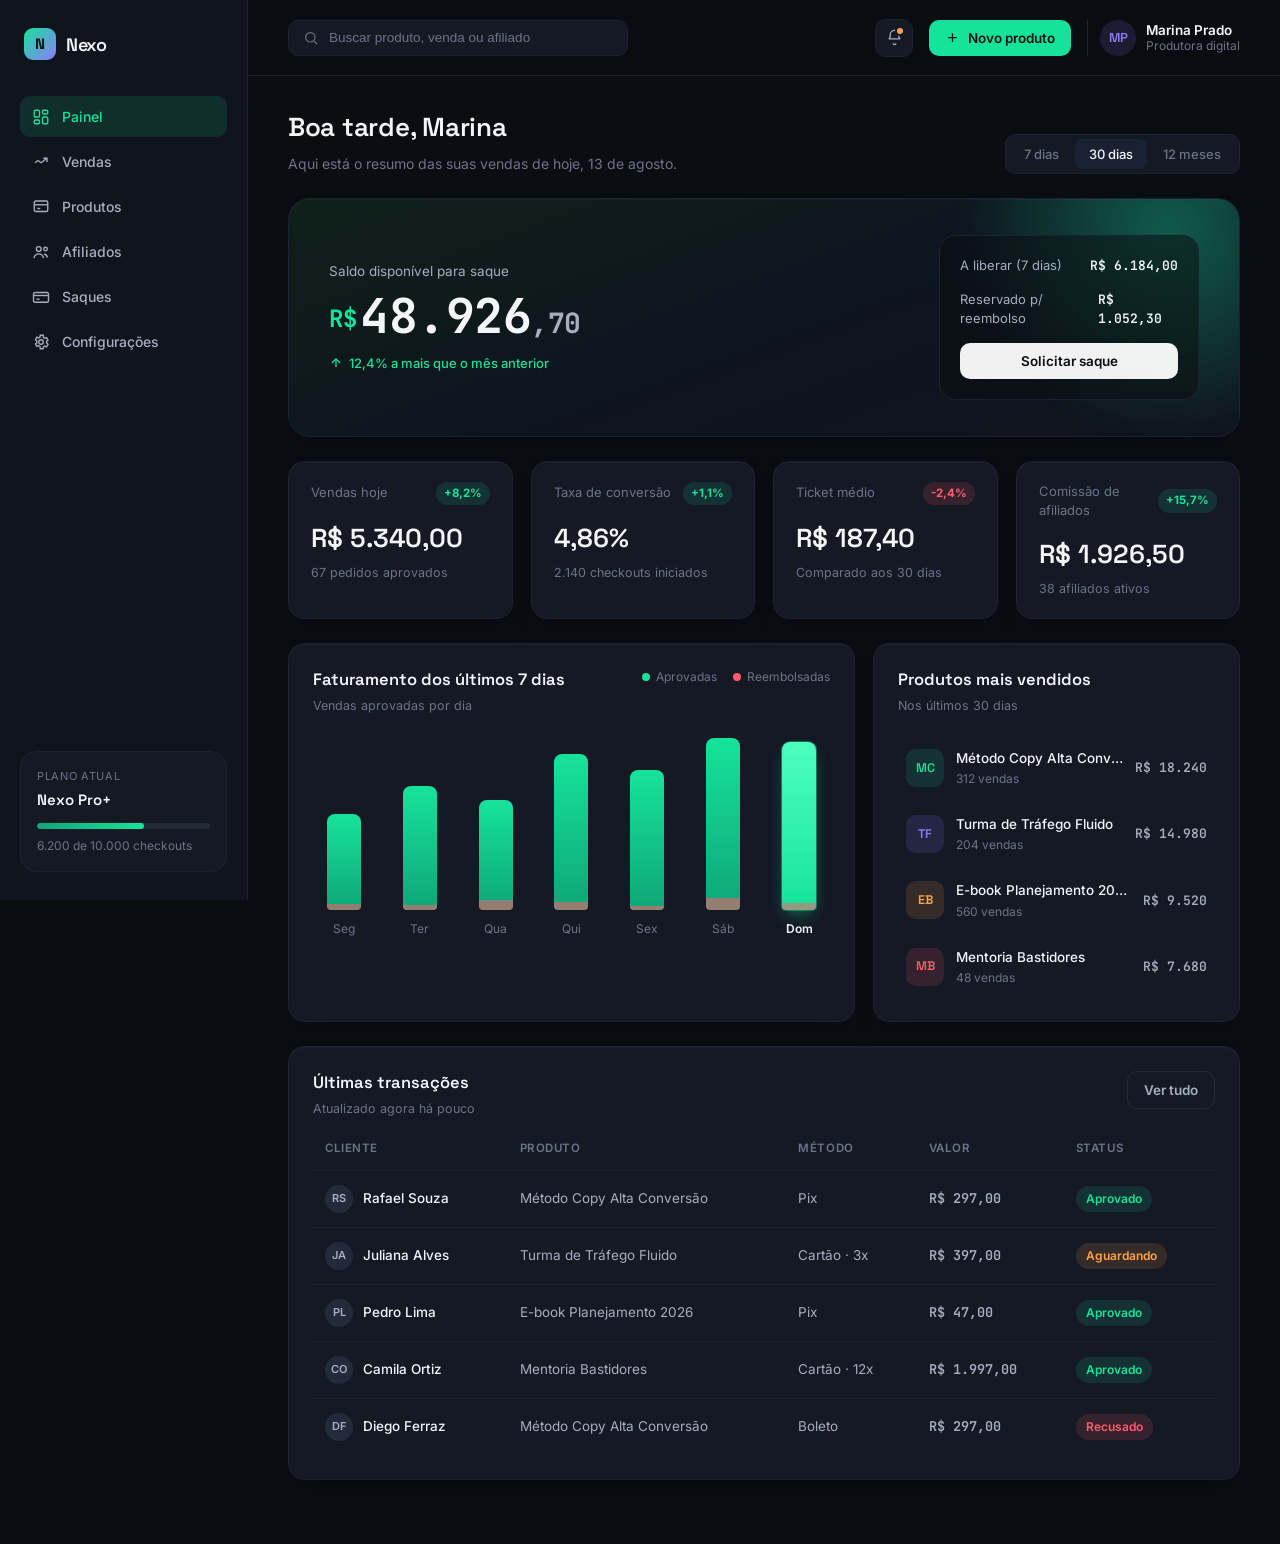
<file: modulo_04/index.html>
<!DOCTYPE html>
<html lang="pt-BR">
<head>
  <meta charset="UTF-8" />
  <meta name="viewport" content="width=device-width, initial-scale=1.0" />
  <title>Painel · Nexo</title>


  <!-- Fontes: Space Grotesk (display/números), Inter (texto), JetBrains Mono (valores/dados) -->
  <link rel="preconnect" href="https://fonts.googleapis.com" />
  <link rel="preconnect" href="https://fonts.gstatic.com" crossorigin />
  <link
    href="https://fonts.googleapis.com/css2?family=Space+Grotesk:wght@500;600;700&family=Inter:wght@400;500;600&family=JetBrains+Mono:wght@400;500;700&display=swap"
    rel="stylesheet"
  />

  <link rel="stylesheet" href="CSS/style.css" />
  <script rel="script" href="script.9/script.js"></script>
</head>
<body>

  <div class="app">

    <!-- ======================= SIDEBAR ======================= -->
    <aside class="sidebar">
      <div class="sidebar__brand">
        <span class="sidebar__logo-mark">N</span>
        <span class="sidebar__logo-text">Nexo</span>
      </div>

      <nav class="sidebar__nav">
        <a href="#" class="sidebar__link sidebar__link--active">
          <svg viewBox="0 0 24 24" fill="none" stroke="currentColor" stroke-width="1.8"><rect x="3" y="3" width="7" height="9" rx="1.5"/><rect x="14" y="3" width="7" height="5" rx="1.5"/><rect x="14" y="12" width="7" height="9" rx="1.5"/><rect x="3" y="16" width="7" height="5" rx="1.5"/></svg>
          <span>Painel</span>
        </a>
        <a href="#" class="sidebar__link">
          <svg viewBox="0 0 24 24" fill="none" stroke="currentColor" stroke-width="1.8"><path d="M20 7 12 13 8 10 4 13"/><path d="M15 7h5v5"/></svg>
          <span>Vendas</span>
        </a>
        <a href="#" class="sidebar__link">
          <svg viewBox="0 0 24 24" fill="none" stroke="currentColor" stroke-width="1.8"><rect x="3" y="4" width="18" height="14" rx="2"/><path d="M3 9h18"/><path d="M7 14h4"/></svg>
          <span>Produtos</span>
        </a>
        <a href="#" class="sidebar__link">
          <svg viewBox="0 0 24 24" fill="none" stroke="currentColor" stroke-width="1.8"><circle cx="9" cy="8" r="3.2"/><path d="M2.5 20c1-3.5 3.5-5.5 6.5-5.5s5.5 2 6.5 5.5"/><circle cx="18" cy="8" r="2.4"/><path d="M16.3 14.7c2.2.4 3.7 2.1 4.4 4.6"/></svg>
          <span>Afiliados</span>
        </a>
        <a href="#" class="sidebar__link">
          <svg viewBox="0 0 24 24" fill="none" stroke="currentColor" stroke-width="1.8"><rect x="2" y="6" width="20" height="13" rx="2"/><path d="M2 10h20"/><path d="M6 15h4"/></svg>
          <span>Saques</span>
        </a>
        <a href="#" class="sidebar__link">
          <svg viewBox="0 0 24 24" fill="none" stroke="currentColor" stroke-width="1.8"><circle cx="12" cy="12" r="3"/><path d="M19.4 13a7.6 7.6 0 0 0 0-2l2-1.5-2-3.4-2.4 1a7.7 7.7 0 0 0-1.7-1L15 3h-4l-.3 2.6a7.7 7.7 0 0 0-1.7 1l-2.4-1-2 3.4L6.6 11a7.6 7.6 0 0 0 0 2l-2 1.5 2 3.4 2.4-1a7.7 7.7 0 0 0 1.7 1L11 21h4l.3-2.6a7.7 7.7 0 0 0 1.7-1l2.4 1 2-3.4z"/></svg>
          <span>Configurações</span>
        </a>
      </nav>

      <div class="sidebar__plan">
        <p class="sidebar__plan-label">Plano atual</p>
        <p class="sidebar__plan-name">Nexo Pro+</p>
        <div class="sidebar__plan-bar"><span style="width: 62%;"></span></div>
        <p class="sidebar__plan-meta">6.200 de 10.000 checkouts</p>
      </div>
    </aside>

    <!-- ======================= CONTEÚDO ======================= -->
    <div class="main">

      <!-- Barra superior -->
      <header class="topbar">
        <div class="topbar__search">
          <svg viewBox="0 0 24 24" fill="none" stroke="currentColor" stroke-width="1.8"><circle cx="11" cy="11" r="7"/><path d="m21 21-4.3-4.3"/></svg>
          <input type="text" placeholder="Buscar produto, venda ou afiliado" />
        </div>

        <div class="topbar__actions">
          <button class="icon-btn" aria-label="Notificações">
            <svg viewBox="0 0 24 24" fill="none" stroke="currentColor" stroke-width="1.8"><path d="M6 8a6 6 0 0 1 12 0c0 5 2 6 2 6H4s2-1 2-6Z"/><path d="M10 20a2 2 0 0 0 4 0"/></svg>
            <span class="icon-btn__dot"></span>
          </button>

          <button class="btn btn--primary">
            <svg viewBox="0 0 24 24" fill="none" stroke="currentColor" stroke-width="2"><path d="M12 5v14M5 12h14"/></svg>
            Novo produto
          </button>

          <div class="topbar__user">
            <div class="topbar__avatar">MP</div>
            <div class="topbar__user-info">
              <span class="topbar__user-name">Marina Prado</span>
              <span class="topbar__user-role">Produtora digital</span>
            </div>
          </div>
        </div>
      </header>

      <!-- Conteúdo do painel -->
      <main class="content">

        <div class="content__heading">
          <div>
            <h1>Boa tarde, Marina</h1>
            <p>Aqui está o resumo das suas vendas de hoje, 13 de agosto.</p>
          </div>
          <div class="period-switch">
            <button class="period-switch__btn">7 dias</button>
            <button class="period-switch__btn period-switch__btn--active">30 dias</button>
            <button class="period-switch__btn">12 meses</button>
          </div>
        </div>

        <!-- ============= HERO: Saldo disponível ============= -->
        <section class="balance-card">
          <div class="balance-card__glow"></div>

          <div class="balance-card__main">
            <p class="balance-card__label">Saldo disponível para saque</p>
            <p class="balance-card__value">
              <span class="balance-card__currency">R$</span>48.926<span class="balance-card__cents">,70</span>
            </p>
            <p class="balance-card__change">
              <svg viewBox="0 0 24 24" fill="none" stroke="currentColor" stroke-width="2.2"><path d="M5 12 12 5l7 7"/><path d="M12 5v14"/></svg>
              12,4% a mais que o mês anterior
            </p>
          </div>

          <div class="balance-card__side">
            <div class="balance-card__row">
              <span>A liberar (7 dias)</span>
              <strong>R$ 6.184,00</strong>
            </div>
            <div class="balance-card__row">
              <span>Reservado p/ reembolso</span>
              <strong>R$ 1.052,30</strong>
            </div>
            <button class="btn btn--light">Solicitar saque</button>
          </div>
        </section>

        <!-- ============= CARDS DE MÉTRICAS ============= -->
        <section class="stats-grid">
          <article class="stat-card">
            <div class="stat-card__top">
              <span class="stat-card__label">Vendas hoje</span>
              <span class="stat-card__badge stat-card__badge--up">+8,2%</span>
            </div>
            <p class="stat-card__value">R$ 5.340,00</p>
            <p class="stat-card__foot">67 pedidos aprovados</p>
          </article>

          <article class="stat-card">
            <div class="stat-card__top">
              <span class="stat-card__label">Taxa de conversão</span>
              <span class="stat-card__badge stat-card__badge--up">+1,1%</span>
            </div>
            <p class="stat-card__value">4,86%</p>
            <p class="stat-card__foot">2.140 checkouts iniciados</p>
          </article>

          <article class="stat-card">
            <div class="stat-card__top">
              <span class="stat-card__label">Ticket médio</span>
              <span class="stat-card__badge stat-card__badge--down">-2,4%</span>
            </div>
            <p class="stat-card__value">R$ 187,40</p>
            <p class="stat-card__foot">Comparado aos 30 dias</p>
          </article>

          <article class="stat-card">
            <div class="stat-card__top">
              <span class="stat-card__label">Comissão de afiliados</span>
              <span class="stat-card__badge stat-card__badge--up">+15,7%</span>
            </div>
            <p class="stat-card__value">R$ 1.926,50</p>
            <p class="stat-card__foot">38 afiliados ativos</p>
          </article>
        </section>

        <!-- ============= GRÁFICO + TOP PRODUTOS ============= -->
        <section class="split-grid">

          <article class="panel chart-panel">
            <div class="panel__header">
              <div>
                <h2>Faturamento dos últimos 7 dias</h2>
                <p class="panel__subtitle">Vendas aprovadas por dia</p>
              </div>
              <div class="chart-legend">
                <span><i class="chart-legend__dot chart-legend__dot--primary"></i>Aprovadas</span>
                <span><i class="chart-legend__dot chart-legend__dot--muted"></i>Reembolsadas</span>
              </div>
            </div>

            <div class="bar-chart">
              <div class="bar-chart__col">
                <div class="bar-chart__bar" style="--h: 48%;"><span class="bar-chart__refund" style="--h: 6%;"></span></div>
                <span class="bar-chart__label">Seg</span>
              </div>
              <div class="bar-chart__col">
                <div class="bar-chart__bar" style="--h: 62%;"><span class="bar-chart__refund" style="--h: 4%;"></span></div>
                <span class="bar-chart__label">Ter</span>
              </div>
              <div class="bar-chart__col">
                <div class="bar-chart__bar" style="--h: 55%;"><span class="bar-chart__refund" style="--h: 9%;"></span></div>
                <span class="bar-chart__label">Qua</span>
              </div>
              <div class="bar-chart__col">
                <div class="bar-chart__bar" style="--h: 78%;"><span class="bar-chart__refund" style="--h: 5%;"></span></div>
                <span class="bar-chart__label">Qui</span>
              </div>
              <div class="bar-chart__col">
                <div class="bar-chart__bar" style="--h: 70%;"><span class="bar-chart__refund" style="--h: 3%;"></span></div>
                <span class="bar-chart__label">Sex</span>
              </div>
              <div class="bar-chart__col">
                <div class="bar-chart__bar" style="--h: 92%;"><span class="bar-chart__refund" style="--h: 7%;"></span></div>
                <span class="bar-chart__label">Sáb</span>
              </div>
              <div class="bar-chart__col bar-chart__col--active">
                <div class="bar-chart__bar" style="--h: 84%;"><span class="bar-chart__refund" style="--h: 4%;"></span></div>
                <span class="bar-chart__label">Dom</span>
              </div>
            </div>
          </article>

          <article class="panel">
            <div class="panel__header">
              <div>
                <h2>Produtos mais vendidos</h2>
                <p class="panel__subtitle">Nos últimos 30 dias</p>
              </div>
            </div>

            <ul class="product-list">
              <li class="product-list__item">
                <div class="product-list__thumb product-list__thumb--a">MC</div>
                <div class="product-list__info">
                  <span class="product-list__name">Método Copy Alta Conversão</span>
                  <span class="product-list__meta">312 vendas</span>
                </div>
                <span class="product-list__value">R$ 18.240</span>
              </li>
              <li class="product-list__item">
                <div class="product-list__thumb product-list__thumb--b">TF</div>
                <div class="product-list__info">
                  <span class="product-list__name">Turma de Tráfego Fluido</span>
                  <span class="product-list__meta">204 vendas</span>
                </div>
                <span class="product-list__value">R$ 14.980</span>
              </li>
              <li class="product-list__item">
                <div class="product-list__thumb product-list__thumb--c">EB</div>
                <div class="product-list__info">
                  <span class="product-list__name">E-book Planejamento 2026</span>
                  <span class="product-list__meta">560 vendas</span>
                </div>
                <span class="product-list__value">R$ 9.520</span>
              </li>
              <li class="product-list__item">
                <div class="product-list__thumb product-list__thumb--d">MB</div>
                <div class="product-list__info">
                  <span class="product-list__name">Mentoria Bastidores</span>
                  <span class="product-list__meta">48 vendas</span>
                </div>
                <span class="product-list__value">R$ 7.680</span>
              </li>
            </ul>
          </article>

        </section>

        <!-- ============= TRANSAÇÕES RECENTES ============= -->
        <section class="panel">
          <div class="panel__header">
            <div>
              <h2>Últimas transações</h2>
              <p class="panel__subtitle">Atualizado agora há pouco</p>
            </div>
            <button class="btn btn--ghost">Ver tudo</button>
          </div>

          <div class="table-wrap">
            <table class="table">
              <thead>
                <tr>
                  <th>Cliente</th>
                  <th>Produto</th>
                  <th>Método</th>
                  <th>Valor</th>
                  <th>Status</th>
                </tr>
              </thead>
              <tbody>
                <tr>
                  <td>
                    <div class="table__client">
                      <span class="table__avatar">RS</span>
                      Rafael Souza
                    </div>
                  </td>
                  <td>Método Copy Alta Conversão</td>
                  <td>Pix</td>
                  <td class="table__value">R$ 297,00</td>
                  <td><span class="tag tag--success">Aprovado</span></td>
                </tr>
                <tr>
                  <td>
                    <div class="table__client">
                      <span class="table__avatar">JA</span>
                      Juliana Alves
                    </div>
                  </td>
                  <td>Turma de Tráfego Fluido</td>
                  <td>Cartão · 3x</td>
                  <td class="table__value">R$ 397,00</td>
                  <td><span class="tag tag--pending">Aguardando</span></td>
                </tr>
                <tr>
                  <td>
                    <div class="table__client">
                      <span class="table__avatar">PL</span>
                      Pedro Lima
                    </div>
                  </td>
                  <td>E-book Planejamento 2026</td>
                  <td>Pix</td>
                  <td class="table__value">R$ 47,00</td>
                  <td><span class="tag tag--success">Aprovado</span></td>
                </tr>
                <tr>
                  <td>
                    <div class="table__client">
                      <span class="table__avatar">CO</span>
                      Camila Ortiz
                    </div>
                  </td>
                  <td>Mentoria Bastidores</td>
                  <td>Cartão · 12x</td>
                  <td class="table__value">R$ 1.997,00</td>
                  <td><span class="tag tag--success">Aprovado</span></td>
                </tr>
                <tr>
                  <td>
                    <div class="table__client">
                      <span class="table__avatar">DF</span>
                      Diego Ferraz
                    </div>
                  </td>
                  <td>Método Copy Alta Conversão</td>
                  <td>Boleto</td>
                  <td class="table__value">R$ 297,00</td>
                  <td><span class="tag tag--refused">Recusado</span></td>
                </tr>
              </tbody>
            </table>
          </div>
        </section>

      </main>
    </div>
  </div>

</body>
</html>
</file>
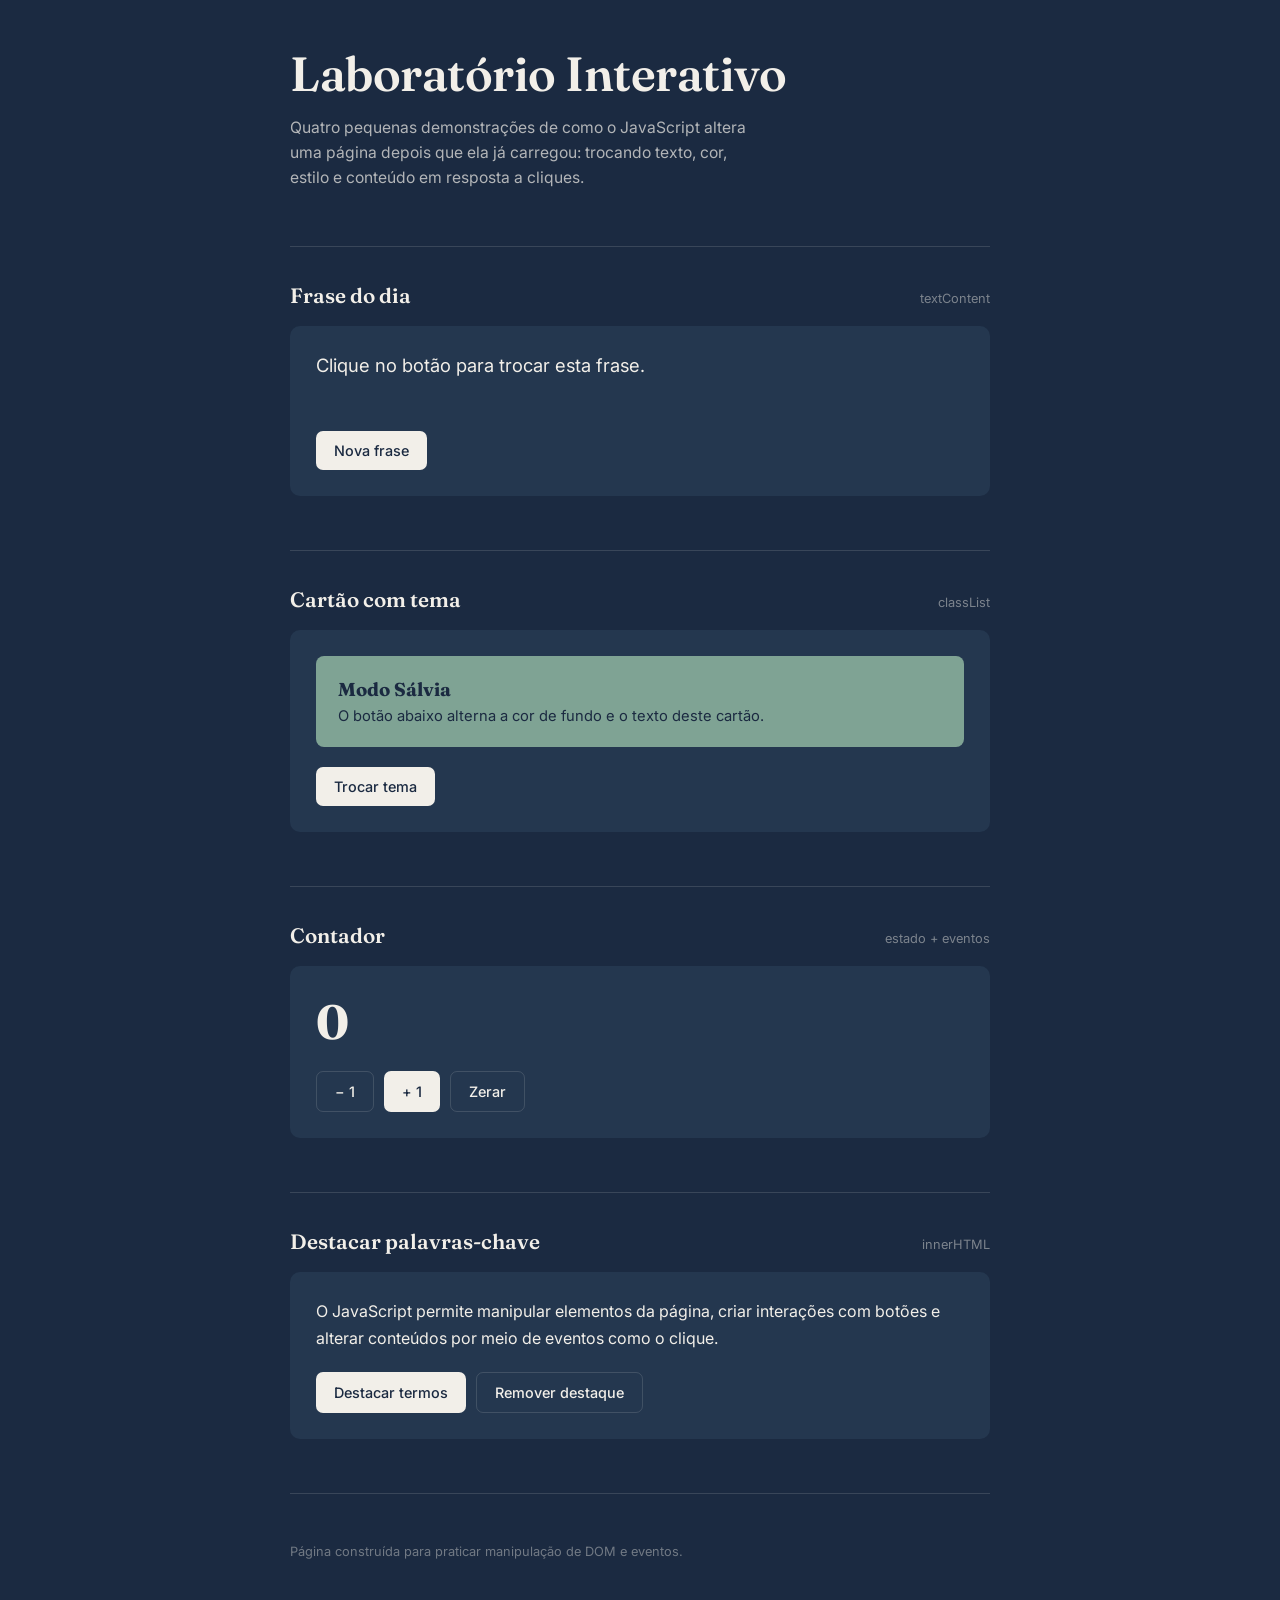
<file: modulo_05/index.html>
<!DOCTYPE html>
<html lang="pt-BR">
<head>
<meta charset="UTF-8">
<meta name="viewport" content="width=device-width, initial-scale=1, viewport-fit=cover">
<title>Laboratório Interativo</title>
<link rel="preconnect" href="https://fonts.googleapis.com">
<link rel="preconnect" href="https://fonts.gstatic.com" crossorigin>
<link href="https://fonts.googleapis.com/css2?family=Fraunces:opsz,wght@9..144,400;9..144,600;9..144,700&family=Inter:wght@400;500;600&display=swap" rel="stylesheet">
<link rel="stylesheet" href="css/style.css">
</head>
<body>
  <div class="wrap">

    <header>
      <h1>Laboratório Interativo</h1>
      <p>Quatro pequenas demonstrações de como o JavaScript altera uma página depois que ela já carregou: trocando texto, cor, estilo e conteúdo em resposta a cliques.</p>
    </header>

    <!-- DEMO 1: troca de conteúdo de texto -->
    <section class="demo">
      <div class="demo-head">
        <h2>Frase do dia</h2>
        <span>textContent</span>
      </div>
      <div class="stage">
        <p id="frase">Clique no botão para trocar esta frase.</p>
        <div class="btn-row">
          <button id="btn-frase">Nova frase</button>
        </div>
      </div>
    </section>

    <!-- DEMO 2: alteração de cor / estilo via classe -->
    <section class="demo">
      <div class="demo-head">
        <h2>Cartão com tema</h2>
        <span>classList</span>
      </div>
      <div class="stage">
        <div id="cartao">
          <h3>Modo Sálvia</h3>
          <p>O botão abaixo alterna a cor de fundo e o texto deste cartão.</p>
        </div>
        <div class="btn-row">
          <button id="btn-tema">Trocar tema</button>
        </div>
      </div>
    </section>

    <!-- DEMO 3: contador com incremento/decremento -->
    <section class="demo">
      <div class="demo-head">
        <h2>Contador</h2>
        <span>estado + eventos</span>
      </div>
      <div class="stage">
        <div class="contador-display">
          <span id="numero">0</span>
        </div>
        <div class="btn-row">
          <button id="btn-menos" class="secondary">− 1</button>
          <button id="btn-mais">+ 1</button>
          <button id="btn-zerar" class="secondary">Zerar</button>
        </div>
      </div>
    </section>

    <!-- DEMO 4: destaque de palavras em um parágrafo -->
    <section class="demo">
      <div class="demo-head">
        <h2>Destacar palavras-chave</h2>
        <span>innerHTML</span>
      </div>
      <div class="stage">
        <p id="paragrafo-destaque">O JavaScript permite manipular elementos da página, criar interações com botões e alterar conteúdos por meio de eventos como o clique.</p>
        <div class="btn-row">
          <button id="btn-destacar">Destacar termos</button>
          <button id="btn-limpar" class="secondary">Remover destaque</button>
        </div>
      </div>
    </section>

    <footer>Página construída para praticar manipulação de DOM e eventos.</footer>
  </div>

  <script src="script/script.js"></script>
</body>
</html>
</file>
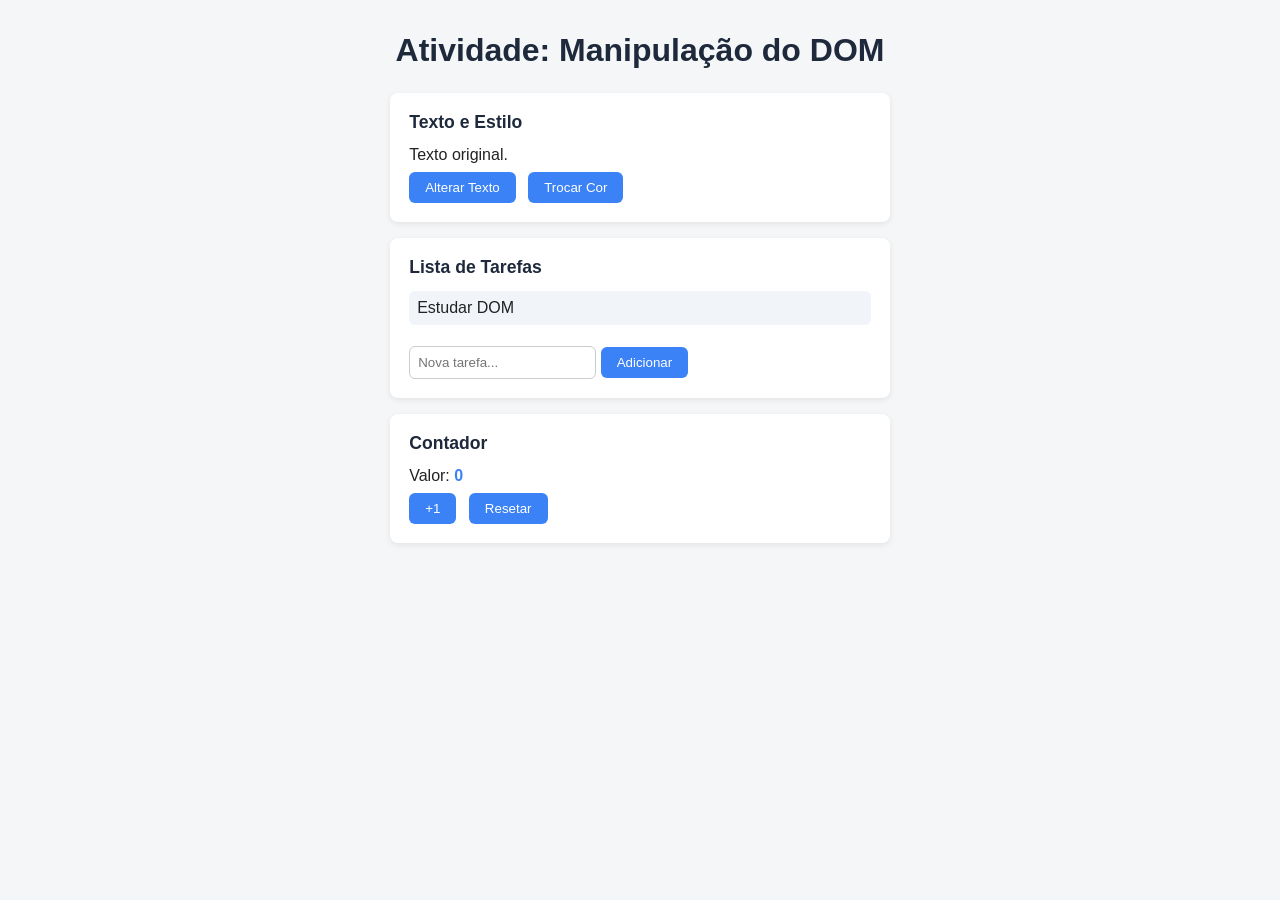
<file: modulo_06/index.html>
<!DOCTYPE html>
<html lang="pt-br">
<head>
  <meta charset="UTF-8">
  <meta name="viewport" content="width=device-width, initial-scale=1.0">
  <title>Atividade DOM</title>
  <link rel="stylesheet" href="css/style.css">
</head>
<body>

  <h1>Atividade: Manipulação do DOM</h1>

  <section class="card">
    <h2>Texto e Estilo</h2>
    <p id="texto-alvo">Texto original.</p>
    <button id="btn-texto">Alterar Texto</button>
    <button id="btn-cor">Trocar Cor</button>
  </section>

  <section class="card">
    <h2>Lista de Tarefas</h2>
    <ul id="lista-tarefas">
      <li>Estudar DOM</li>
    </ul>
    <input type="text" id="input-tarefa" placeholder="Nova tarefa...">
    <button id="btn-adicionar">Adicionar</button>
  </section>

  <section class="card">
    <h2>Contador</h2>
    <p>Valor: <span id="contador">0</span></p>
    <button id="btn-incrementar">+1</button>
    <button id="btn-resetar">Resetar</button>
  </section>

  <script src="script/script.js"></script>
</body>
</html>
</file>
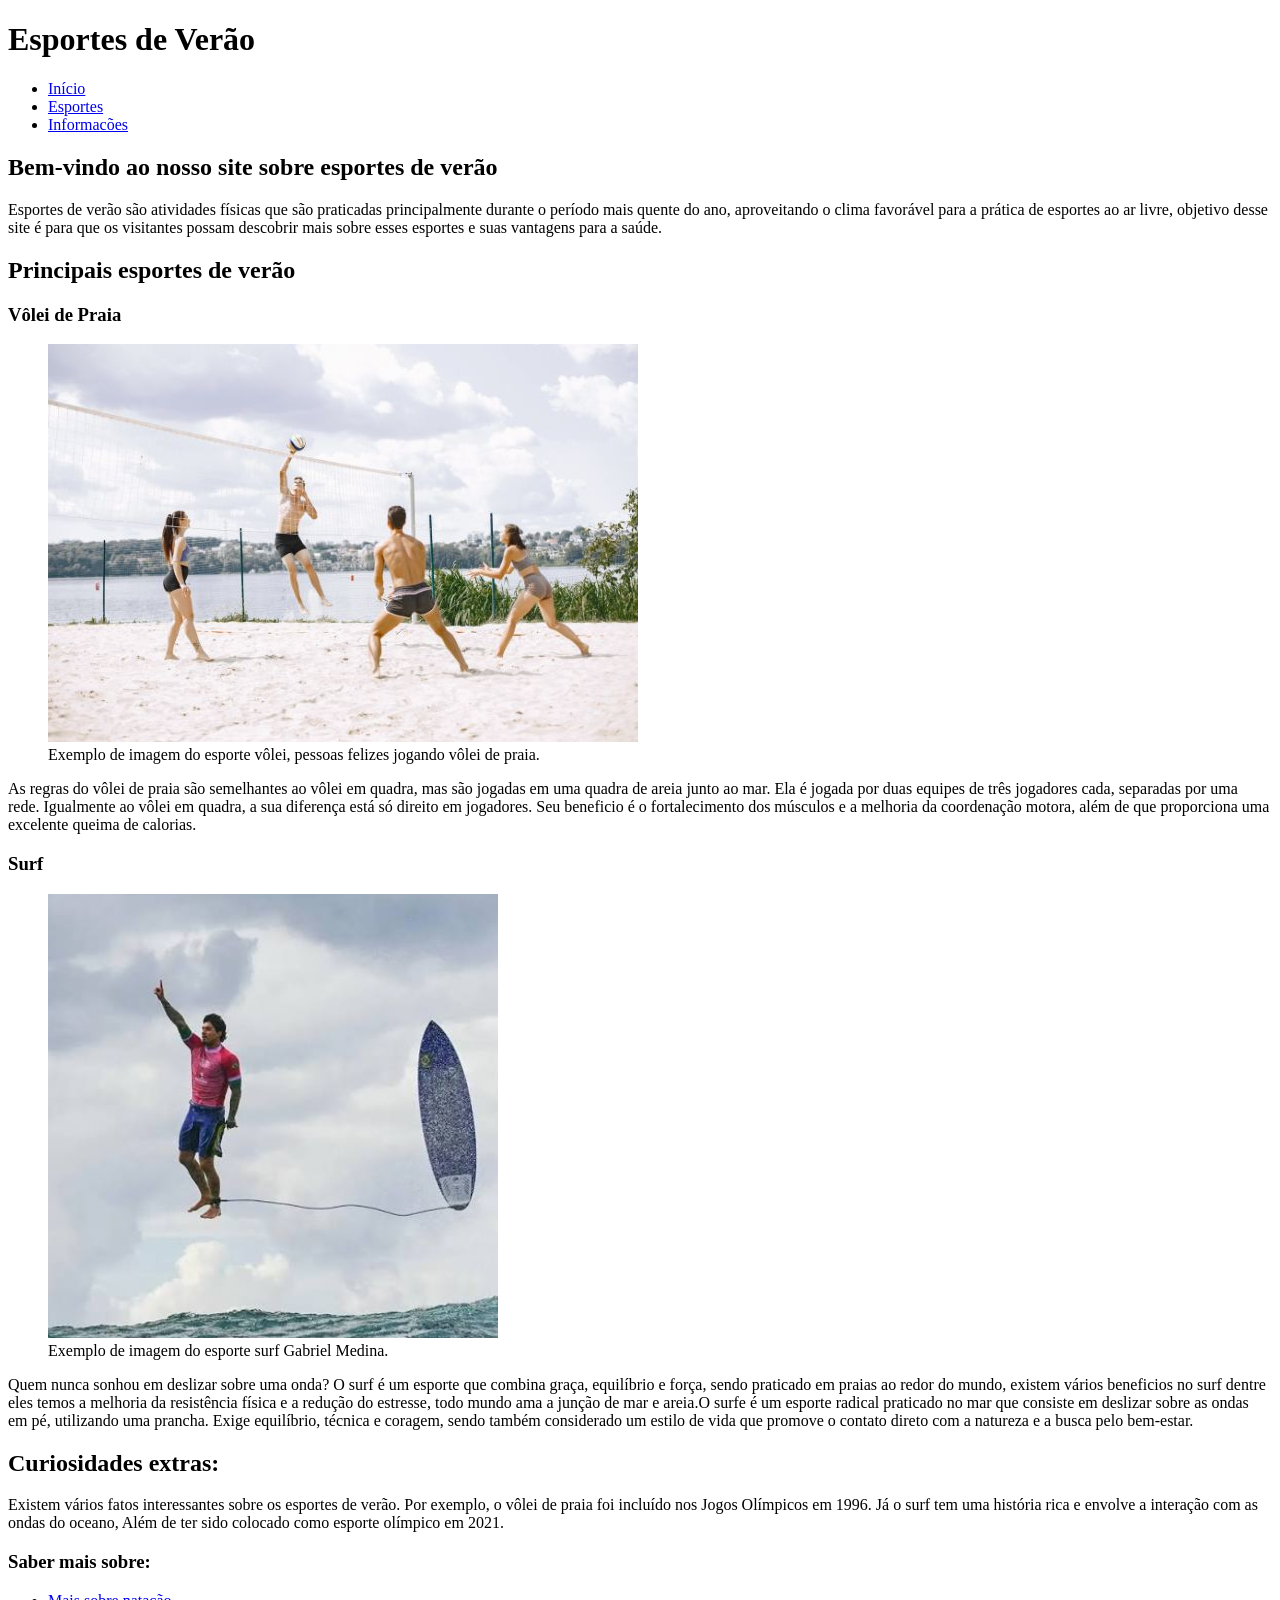
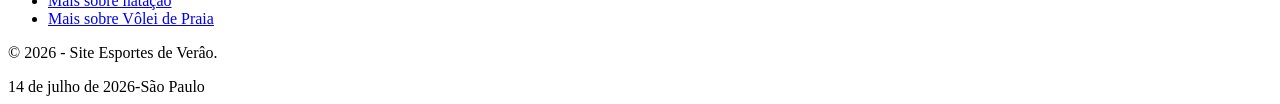
<file: modulo_02/atividade.html>
<!DOCTYPE html>
<html lang="pt-BR">
<head>
    <meta charset="UTF-8">
    <meta name="viewport" content="width=device-width, initial-scale=1.0">
    <title>Atividade do modulo2</title>
</head>
<body>
    <!-- Cabeçalho: logo, título e menu de navegação -->
    <header>
        <h1>Esportes de Verão</h1>
        <nav aria-label="Navegação principal">
            <ul>
                <li><a href="#home">Início</a></li>
                <li><a href="#esportes">Esportes</a></li>
                <li><a href="#informacoes">Informacões</a></li>
            </ul>
        </nav>
    </header>

    <!-- Conteúdo principal da página -->
    <main>
        <!-- Seção de abertura: introdução do site -->
        <section id="home">
            <h2>Bem-vindo ao nosso site sobre esportes de verão</h2>
            <p>Esportes de verão são atividades físicas que são praticadas principalmente durante o período mais quente do ano, aproveitando o clima favorável para a prática de esportes ao ar livre, objetivo desse site é para que os visitantes possam descobrir mais sobre esses esportes e suas vantagens para a saúde.</p>
        </section>

        <!-- Seção com os esportes principais -->
        <section id="esportes">
            <h2>Principais esportes de verão</h2>

            <article>
                <h3>Vôlei de Praia</h3>
                <figure>
                    <img src="img/img1.PNG" alt="Jogadores de vôlei de praia">
                    <figcaption>Exemplo de imagem do esporte vôlei, pessoas felizes jogando vôlei de praia.</figcaption>
                </figure>
                <p>As regras do vôlei de praia são semelhantes ao vôlei em quadra, mas são jogadas em uma quadra de areia junto ao mar. Ela é jogada por duas equipes de três jogadores cada, separadas por uma rede. Igualmente ao vôlei em quadra, a sua diferença está só direito em jogadores. Seu beneficio é o fortalecimento dos músculos e a melhoria da coordenação motora, além de que proporciona uma excelente queima de calorias.</p>
            </article>

            <article>
                <h3>Surf</h3>
                <figure>
                    <img src="img/img2.PNG" alt="Surfista em uma onda">
                    <figcaption>Exemplo de imagem do esporte surf Gabriel Medina.</figcaption>
                </figure>
                <p>Quem nunca sonhou em deslizar sobre uma onda? O surf é um esporte que combina graça, equilíbrio e força, sendo praticado em praias ao redor do mundo, existem vários beneficios no surf dentre eles temos a melhoria da resistência física e a redução do estresse, todo mundo ama a junção de mar e areia.O surfe é um esporte radical praticado no mar que consiste em deslizar sobre as ondas em pé, utilizando uma prancha. Exige equilíbrio, técnica e coragem, sendo também considerado um estilo de vida que promove o contato direto com a natureza e a busca pelo bem-estar.</p>
            </article>
        </section>

        <!-- Seção extra com informações adicionais -->
        <section id="informacoes">
            <h2>Curiosidades extras:</h2>
            <p>Existem vários fatos interessantes sobre os esportes de verão. Por exemplo, o vôlei de praia foi incluído nos Jogos Olímpicos em 1996. Já o surf tem uma história rica e envolve a interação com as ondas do oceano, Além de ter sido colocado como esporte olímpico em 2021.</p>
        </section>

        <!-- Barra lateral com links rápidos -->
        <aside>
            <h3>Saber mais sobre:</h3>
            <ul>
                <li><a href="#">Mais sobre natação</a></li>
                <li><a href="#">Mais sobre Vôlei de Praia</a></li>
            </ul>
        </aside>
    </main>

    <!-- Rodapé: dados de contato ou copyright -->
    <footer>
        <p>© 2026 - Site Esportes de Verâo.</p>
        <time datetime="2026-07-14">14 de julho de 2026-São Paulo</time>
    </footer>
</body>
</html>
</file>
<file: modulo_04/CSS/style.css>
/* ==========================================================================
   NEXO — Dashboard de Marketing Digital
   Design tokens
   ========================================================================== */

:root {
  /* Cores base */
  --bg: #0A0D12;
  --bg-elevated: #10141C;
  --surface: #141924;
  --surface-hover: #1A2130;
  --border: #232B3A;
  --border-soft: #1B2230;

  /* Texto */
  --text-primary: #F3F5F9;
  --text-secondary: #A6AEC0;
  --text-muted: #6C7488;

  /* Acentos (dinheiro / crescimento / atenção) */
  --accent-green: #16E39B;
  --accent-green-dim: #0FA678;
  --accent-violet: #8B7CFA;
  --accent-orange: #FFA24C;
  --accent-red: #FF5D6C;

  --accent-green-soft: rgba(22, 227, 155, 0.12);
  --accent-violet-soft: rgba(139, 124, 250, 0.14);
  --accent-orange-soft: rgba(255, 162, 76, 0.14);
  --accent-red-soft: rgba(255, 93, 108, 0.14);

  /* Tipografia */
  --font-display: "Space Grotesk", "Inter", sans-serif;
  --font-body: "Inter", sans-serif;
  --font-mono: "JetBrains Mono", monospace;

  /* Layout */
  --sidebar-w: 248px;
  --radius-sm: 10px;
  --radius-md: 16px;
  --radius-lg: 22px;

  --shadow-card: 0 1px 0 rgba(255, 255, 255, 0.03) inset, 0 12px 24px -12px rgba(0, 0, 0, 0.5);
}

/* ==========================================================================
   Reset
   ========================================================================== */

* {
  margin: 0;
  padding: 0;
  box-sizing: border-box;
}

html {
  color-scheme: dark;
}

body {
  background: var(--bg);
  color: var(--text-primary);
  font-family: var(--font-body);
  font-size: 15px;
  line-height: 1.5;
  -webkit-font-smoothing: antialiased;
}

a {
  color: inherit;
  text-decoration: none;
}

ul {
  list-style: none;
}

button {
  font-family: inherit;
  cursor: pointer;
}

table {
  border-collapse: collapse;
  width: 100%;
}

:focus-visible {
  outline: 2px solid var(--accent-green);
  outline-offset: 2px;
  border-radius: 6px;
}

/* ==========================================================================
   Layout geral
   ========================================================================== */

.app {
  display: grid;
  grid-template-columns: var(--sidebar-w) 1fr;
  min-height: 100vh;
}

.main {
  display: flex;
  flex-direction: column;
  min-width: 0;
}

.content {
  padding: 32px 40px 64px;
  display: flex;
  flex-direction: column;
  gap: 24px;
}

/* ==========================================================================
   Sidebar
   ========================================================================== */

.sidebar {
  background: var(--bg-elevated);
  border-right: 1px solid var(--border-soft);
  padding: 28px 20px;
  display: flex;
  flex-direction: column;
  gap: 36px;
  position: sticky;
  top: 0;
  height: 100vh;
}

.sidebar__brand {
  display: flex;
  align-items: center;
  gap: 10px;
  padding: 0 4px;
}

.sidebar__logo-mark {
  width: 32px;
  height: 32px;
  border-radius: 9px;
  background: linear-gradient(135deg, var(--accent-green), var(--accent-violet));
  display: flex;
  align-items: center;
  justify-content: center;
  font-family: var(--font-display);
  font-weight: 700;
  color: #04140F;
  font-size: 15px;
}

.sidebar__logo-text {
  font-family: var(--font-display);
  font-weight: 600;
  font-size: 18px;
  letter-spacing: -0.02em;
}

.sidebar__nav {
  display: flex;
  flex-direction: column;
  gap: 4px;
  flex: 1;
}

.sidebar__link {
  display: flex;
  align-items: center;
  gap: 12px;
  padding: 10px 12px;
  border-radius: var(--radius-sm);
  color: var(--text-secondary);
  font-size: 14px;
  font-weight: 500;
  transition: background 0.15s ease, color 0.15s ease;
}

.sidebar__link svg {
  width: 18px;
  height: 18px;
  flex-shrink: 0;
}

.sidebar__link:hover {
  background: var(--surface-hover);
  color: var(--text-primary);
}

.sidebar__link--active {
  background: var(--accent-green-soft);
  color: var(--accent-green);
}

.sidebar__plan {
  background: var(--surface);
  border: 1px solid var(--border-soft);
  border-radius: var(--radius-md);
  padding: 16px;
}

.sidebar__plan-label {
  font-size: 11px;
  text-transform: uppercase;
  letter-spacing: 0.06em;
  color: var(--text-muted);
  margin-bottom: 4px;
}

.sidebar__plan-name {
  font-family: var(--font-display);
  font-weight: 600;
  font-size: 15px;
  margin-bottom: 12px;
}

.sidebar__plan-bar {
  height: 6px;
  border-radius: 999px;
  background: var(--border);
  overflow: hidden;
  margin-bottom: 8px;
}

.sidebar__plan-bar span {
  display: block;
  height: 100%;
  background: linear-gradient(90deg, var(--accent-green-dim), var(--accent-green));
  border-radius: 999px;
}

.sidebar__plan-meta {
  font-size: 12px;
  color: var(--text-muted);
}

/* ==========================================================================
   Topbar
   ========================================================================== */

.topbar {
  height: 76px;
  padding: 0 40px;
  display: flex;
  align-items: center;
  justify-content: space-between;
  gap: 24px;
  border-bottom: 1px solid var(--border-soft);
  position: sticky;
  top: 0;
  background: rgba(10, 13, 18, 0.85);
  backdrop-filter: blur(10px);
  z-index: 10;
}

.topbar__search {
  display: flex;
  align-items: center;
  gap: 10px;
  background: var(--surface);
  border: 1px solid var(--border-soft);
  border-radius: var(--radius-sm);
  padding: 9px 14px;
  width: 340px;
  max-width: 40vw;
  color: var(--text-muted);
}

.topbar__search svg {
  width: 16px;
  height: 16px;
  flex-shrink: 0;
}

.topbar__search input {
  background: none;
  border: none;
  outline: none;
  color: var(--text-primary);
  font-size: 13.5px;
  width: 100%;
}

.topbar__search input::placeholder {
  color: var(--text-muted);
}

.topbar__actions {
  display: flex;
  align-items: center;
  gap: 16px;
}

.icon-btn {
  position: relative;
  width: 38px;
  height: 38px;
  border-radius: var(--radius-sm);
  background: var(--surface);
  border: 1px solid var(--border-soft);
  display: flex;
  align-items: center;
  justify-content: center;
  color: var(--text-secondary);
}

.icon-btn svg {
  width: 17px;
  height: 17px;
}

.icon-btn__dot {
  position: absolute;
  top: 8px;
  right: 9px;
  width: 6px;
  height: 6px;
  border-radius: 50%;
  background: var(--accent-orange);
  box-shadow: 0 0 0 2px var(--surface);
}

.topbar__user {
  display: flex;
  align-items: center;
  gap: 10px;
  padding-left: 12px;
  border-left: 1px solid var(--border-soft);
}

.topbar__avatar {
  width: 36px;
  height: 36px;
  border-radius: 50%;
  background: var(--accent-violet-soft);
  color: var(--accent-violet);
  display: flex;
  align-items: center;
  justify-content: center;
  font-family: var(--font-display);
  font-weight: 600;
  font-size: 13px;
}

.topbar__user-info {
  display: flex;
  flex-direction: column;
  line-height: 1.25;
}

.topbar__user-name {
  font-size: 13.5px;
  font-weight: 600;
}

.topbar__user-role {
  font-size: 12px;
  color: var(--text-muted);
}

/* ==========================================================================
   Botões
   ========================================================================== */

.btn {
  display: inline-flex;
  align-items: center;
  gap: 8px;
  border: none;
  border-radius: var(--radius-sm);
  padding: 10px 16px;
  font-size: 13.5px;
  font-weight: 600;
  transition: transform 0.12s ease, opacity 0.12s ease;
}

.btn svg {
  width: 15px;
  height: 15px;
}

.btn:hover {
  transform: translateY(-1px);
}

.btn--primary {
  background: var(--accent-green);
  color: #04140F;
}

.btn--primary:hover {
  opacity: 0.92;
}

.btn--light {
  background: rgba(255, 255, 255, 0.94);
  color: #0A0D12;
  width: 100%;
  justify-content: center;
}

.btn--ghost {
  background: transparent;
  border: 1px solid var(--border);
  color: var(--text-secondary);
}

.btn--ghost:hover {
  color: var(--text-primary);
  border-color: var(--text-muted);
}

/* ==========================================================================
   Cabeçalho do conteúdo
   ========================================================================== */

.content__heading {
  display: flex;
  align-items: flex-end;
  justify-content: space-between;
  flex-wrap: wrap;
  gap: 16px;
}

.content__heading h1 {
  font-family: var(--font-display);
  font-size: 26px;
  font-weight: 600;
  letter-spacing: -0.01em;
  margin-bottom: 6px;
}

.content__heading p {
  color: var(--text-muted);
  font-size: 14px;
}

.period-switch {
  display: flex;
  background: var(--surface);
  border: 1px solid var(--border-soft);
  border-radius: var(--radius-sm);
  padding: 4px;
  gap: 2px;
}

.period-switch__btn {
  background: none;
  border: none;
  color: var(--text-muted);
  font-size: 13px;
  font-weight: 500;
  padding: 7px 14px;
  border-radius: 8px;
}

.period-switch__btn--active {
  background: var(--surface-hover);
  color: var(--text-primary);
}

/* ==========================================================================
   Hero — Saldo disponível
   ========================================================================== */

.balance-card {
  position: relative;
  overflow: hidden;
  background: linear-gradient(160deg, #0F2019 0%, #0D1420 55%, #10141C 100%);
  border: 1px solid var(--border-soft);
  border-radius: var(--radius-lg);
  padding: 36px 40px;
  display: flex;
  align-items: center;
  justify-content: space-between;
  gap: 40px;
  box-shadow: var(--shadow-card);
}

.balance-card__glow {
  position: absolute;
  width: 420px;
  height: 420px;
  right: -140px;
  top: -180px;
  background: radial-gradient(circle, rgba(22, 227, 155, 0.35), transparent 70%);
  filter: blur(10px);
  pointer-events: none;
}

.balance-card__main {
  position: relative;
  z-index: 1;
}

.balance-card__label {
  color: var(--text-secondary);
  font-size: 13.5px;
  margin-bottom: 10px;
}

.balance-card__value {
  font-family: var(--font-mono);
  font-weight: 700;
  font-size: 48px;
  letter-spacing: -0.01em;
  line-height: 1;
}

.balance-card__currency {
  font-size: 24px;
  color: var(--accent-green);
  margin-right: 4px;
  vertical-align: middle;
}

.balance-card__cents {
  font-size: 28px;
  color: var(--text-secondary);
}

.balance-card__change {
  display: flex;
  align-items: center;
  gap: 6px;
  margin-top: 14px;
  color: var(--accent-green);
  font-size: 13px;
  font-weight: 500;
}

.balance-card__change svg {
  width: 14px;
  height: 14px;
}

.balance-card__side {
  position: relative;
  z-index: 1;
  background: rgba(10, 13, 18, 0.55);
  border: 1px solid var(--border-soft);
  border-radius: var(--radius-md);
  padding: 20px;
  width: 260px;
  flex-shrink: 0;
  display: flex;
  flex-direction: column;
  gap: 14px;
}

.balance-card__row {
  display: flex;
  align-items: center;
  justify-content: space-between;
  font-size: 13px;
  color: var(--text-secondary);
}

.balance-card__row strong {
  font-family: var(--font-mono);
  color: var(--text-primary);
  font-weight: 600;
}

/* ==========================================================================
   Cards de métricas
   ========================================================================== */

.stats-grid {
  display: grid;
  grid-template-columns: repeat(4, 1fr);
  gap: 18px;
}

.stat-card {
  background: var(--surface);
  border: 1px solid var(--border-soft);
  border-radius: var(--radius-md);
  padding: 20px 22px;
  box-shadow: var(--shadow-card);
}

.stat-card__top {
  display: flex;
  align-items: center;
  justify-content: space-between;
  margin-bottom: 14px;
}

.stat-card__label {
  font-size: 13px;
  color: var(--text-muted);
}

.stat-card__badge {
  font-size: 11.5px;
  font-weight: 700;
  padding: 3px 8px;
  border-radius: 999px;
}

.stat-card__badge--up {
  color: var(--accent-green);
  background: var(--accent-green-soft);
}

.stat-card__badge--down {
  color: var(--accent-red);
  background: var(--accent-red-soft);
}

.stat-card__value {
  font-family: var(--font-display);
  font-size: 26px;
  font-weight: 600;
  margin-bottom: 6px;
}

.stat-card__foot {
  font-size: 12.5px;
  color: var(--text-muted);
}

/* ==========================================================================
   Painéis genéricos (gráfico, listas, tabela)
   ========================================================================== */

.panel {
  background: var(--surface);
  border: 1px solid var(--border-soft);
  border-radius: var(--radius-md);
  padding: 24px;
  box-shadow: var(--shadow-card);
}

.panel__header {
  display: flex;
  align-items: flex-start;
  justify-content: space-between;
  gap: 16px;
  margin-bottom: 22px;
}

.panel__header h2 {
  font-family: var(--font-display);
  font-size: 16.5px;
  font-weight: 600;
  margin-bottom: 4px;
}

.panel__subtitle {
  font-size: 12.5px;
  color: var(--text-muted);
}

.split-grid {
  display: grid;
  grid-template-columns: 1.6fr 1fr;
  gap: 18px;
  align-items: stretch;
}

/* ---- Gráfico de barras (CSS puro) ---- */

.chart-legend {
  display: flex;
  gap: 16px;
  font-size: 12px;
  color: var(--text-muted);
}

.chart-legend span {
  display: flex;
  align-items: center;
  gap: 6px;
}

.chart-legend__dot {
  width: 8px;
  height: 8px;
  border-radius: 50%;
  display: inline-block;
}

.chart-legend__dot--primary {
  background: var(--accent-green);
}

.chart-legend__dot--muted {
  background: var(--accent-red);
}

.bar-chart {
  display: grid;
  grid-template-columns: repeat(7, 1fr);
  align-items: end;
  gap: 14px;
  height: 200px;
}

.bar-chart__col {
  display: flex;
  flex-direction: column;
  align-items: center;
  height: 100%;
  gap: 10px;
}

.bar-chart__bar {
  position: relative;
  width: 100%;
  max-width: 34px;
  height: var(--h);
  margin-top: auto;
  border-radius: 8px 8px 4px 4px;
  background: linear-gradient(180deg, var(--accent-green) 0%, var(--accent-green-dim) 100%);
  transition: filter 0.15s ease;
}

.bar-chart__col--active .bar-chart__bar {
  background: linear-gradient(180deg, #4CFFC0 0%, var(--accent-green) 100%);
  box-shadow: 0 0 0 1px rgba(22, 227, 155, 0.4), 0 8px 18px -6px rgba(22, 227, 155, 0.55);
}

.bar-chart__refund {
  position: absolute;
  left: 0;
  right: 0;
  bottom: 0;
  height: var(--h);
  background: var(--accent-red);
  opacity: 0.55;
  border-radius: 0 0 4px 4px;
}

.bar-chart__label {
  font-size: 12px;
  color: var(--text-muted);
}

.bar-chart__col--active .bar-chart__label {
  color: var(--text-primary);
  font-weight: 600;
}

/* ---- Lista de produtos ---- */

.product-list {
  display: flex;
  flex-direction: column;
  gap: 6px;
}

.product-list__item {
  display: flex;
  align-items: center;
  gap: 12px;
  padding: 10px 8px;
  border-radius: var(--radius-sm);
  transition: background 0.15s ease;
}

.product-list__item:hover {
  background: var(--surface-hover);
}

.product-list__thumb {
  width: 38px;
  height: 38px;
  border-radius: 10px;
  display: flex;
  align-items: center;
  justify-content: center;
  font-family: var(--font-display);
  font-weight: 600;
  font-size: 12.5px;
  flex-shrink: 0;
}

.product-list__thumb--a { background: var(--accent-green-soft); color: var(--accent-green); }
.product-list__thumb--b { background: var(--accent-violet-soft); color: var(--accent-violet); }
.product-list__thumb--c { background: var(--accent-orange-soft); color: var(--accent-orange); }
.product-list__thumb--d { background: var(--accent-red-soft); color: var(--accent-red); }

.product-list__info {
  display: flex;
  flex-direction: column;
  gap: 2px;
  min-width: 0;
}

.product-list__name {
  font-size: 13.5px;
  font-weight: 500;
  white-space: nowrap;
  overflow: hidden;
  text-overflow: ellipsis;
}

.product-list__meta {
  font-size: 12px;
  color: var(--text-muted);
}

.product-list__value {
  margin-left: auto;
  font-family: var(--font-mono);
  font-size: 13px;
  font-weight: 600;
  color: var(--text-secondary);
  flex-shrink: 0;
}

/* ---- Tabela de transações ---- */

.table-wrap {
  overflow-x: auto;
}

.table th {
  text-align: left;
  font-size: 11.5px;
  text-transform: uppercase;
  letter-spacing: 0.05em;
  color: var(--text-muted);
  font-weight: 600;
  padding: 0 12px 12px;
  border-bottom: 1px solid var(--border-soft);
}

.table td {
  padding: 14px 12px;
  border-bottom: 1px solid var(--border-soft);
  font-size: 13.5px;
  color: var(--text-secondary);
  white-space: nowrap;
}

.table tr:last-child td {
  border-bottom: none;
}

.table__client {
  display: flex;
  align-items: center;
  gap: 10px;
  color: var(--text-primary);
  font-weight: 500;
}

.table__avatar {
  width: 28px;
  height: 28px;
  border-radius: 50%;
  background: var(--border);
  display: flex;
  align-items: center;
  justify-content: center;
  font-size: 11px;
  font-weight: 600;
  color: var(--text-secondary);
  flex-shrink: 0;
}

.table__value {
  font-family: var(--font-mono);
  color: var(--text-primary);
  font-weight: 600;
}

.tag {
  display: inline-flex;
  align-items: center;
  font-size: 12px;
  font-weight: 600;
  padding: 4px 10px;
  border-radius: 999px;
}

.tag--success {
  background: var(--accent-green-soft);
  color: var(--accent-green);
}

.tag--pending {
  background: var(--accent-orange-soft);
  color: var(--accent-orange);
}

.tag--refused {
  background: var(--accent-red-soft);
  color: var(--accent-red);
}

/* ==========================================================================
   Responsivo
   ========================================================================== */

@media (max-width: 1180px) {
  .stats-grid {
    grid-template-columns: repeat(2, 1fr);
  }

  .split-grid {
    grid-template-columns: 1fr;
  }

  .balance-card {
    flex-direction: column;
    align-items: stretch;
  }

  .balance-card__side {
    width: 100%;
  }
}

@media (max-width: 860px) {
  .app {
    grid-template-columns: 1fr;
  }

  .sidebar {
    display: none;
  }

  .content {
    padding: 24px 20px 48px;
  }

  .topbar {
    padding: 0 20px;
  }

  .topbar__search {
    display: none;
  }

  .stats-grid {
    grid-template-columns: 1fr;
  }

  .balance-card__value {
    font-size: 36px;
  }
}
</file>
<file: modulo_05/css/style.css>
:root {
  --navy: #1B2A41;
  --navy-2: #24374F;
  --mustard: #E8A33D;
  --paper: #F2EFE9;
  --sage: #7FA394;
  --clay: #C1602B;
  --line: rgba(242,239,233,0.14);
  padding-top: env(safe-area-inset-top, 0px);
  padding-bottom: env(safe-area-inset-bottom, 0px);
}

* { box-sizing: border-box; }

html, body {
  margin: 0;
  background: var(--navy);
  color: var(--paper);
  font-family: 'Inter', sans-serif;
}

body {
  padding: 48px 20px 80px;
}

.wrap {
  max-width: 700px;
  margin: 0 auto;
}

header {
  margin-bottom: 56px;
}

h1 {
  font-family: 'Fraunces', serif;
  font-weight: 600;
  font-size: clamp(2rem, 6vw, 3rem);
  line-height: 1.1;
  margin: 0 0 14px;
  letter-spacing: -0.01em;
}

header p {
  max-width: 46ch;
  line-height: 1.6;
  color: rgba(242,239,233,0.7);
  margin: 0;
  font-size: 0.98rem;
}

.demo {
  border-top: 1px solid var(--line);
  padding: 36px 0;
}

.demo:last-of-type {
  border-bottom: 1px solid var(--line);
}

.demo-head {
  display: flex;
  justify-content: space-between;
  align-items: baseline;
  gap: 16px;
  margin-bottom: 18px;
}

.demo-head h2 {
  font-family: 'Fraunces', serif;
  font-weight: 600;
  font-size: 1.3rem;
  margin: 0;
}

.demo-head span {
  font-size: 0.8rem;
  color: rgba(242,239,233,0.45);
  white-space: nowrap;
}

.stage {
  background: var(--navy-2);
  border-radius: 10px;
  padding: 26px;
  margin-bottom: 18px;
}

button {
  font-family: 'Inter', sans-serif;
  font-size: 0.9rem;
  font-weight: 500;
  color: var(--navy);
  background: var(--paper);
  border: none;
  border-radius: 7px;
  padding: 11px 18px;
  cursor: pointer;
  transition: transform 0.12s ease, background 0.12s ease;
}

button:hover { transform: translateY(-1px); }
button:active { transform: translateY(0); }
button:focus-visible {
  outline: 2px solid var(--mustard);
  outline-offset: 2px;
}

button.secondary {
  background: transparent;
  color: var(--paper);
  border: 1px solid var(--line);
}

.btn-row {
  display: flex;
  flex-wrap: wrap;
  gap: 10px;
}

/* --- Demo 1: frase --- */
#frase {
  font-size: 1.15rem;
  line-height: 1.5;
  margin: 0 0 20px;
  min-height: 3.2em;
}

/* --- Demo 2: tema do cartão --- */
#cartao {
  padding: 22px;
  border-radius: 8px;
  background: var(--sage);
  color: var(--navy);
  transition: background 0.25s ease, color 0.25s ease;
  margin-bottom: 20px;
}

#cartao h3 {
  margin: 0 0 6px;
  font-family: 'Fraunces', serif;
}

#cartao p { margin: 0; font-size: 0.92rem; }

/* --- Demo 3: contador --- */
.contador-display {
  display: flex;
  align-items: center;
  gap: 18px;
  margin-bottom: 20px;
}

#numero {
  font-family: 'Fraunces', serif;
  font-size: 3rem;
  font-weight: 700;
  min-width: 2.5ch;
}

/* --- Demo 4: destaque de texto --- */
#paragrafo-destaque {
  line-height: 1.7;
  font-size: 1rem;
  margin: 0 0 20px;
}

.marcado {
  background: var(--mustard);
  color: var(--navy);
  padding: 0 3px;
  border-radius: 3px;
}

footer {
  margin-top: 50px;
  font-size: 0.8rem;
  color: rgba(242,239,233,0.4);
}

@media (prefers-reduced-motion: reduce) {
  button { transition: none; }
  #cartao { transition: none; }
}
</file>
<file: modulo_06/css/style.css>
* {
  margin: 0;
  padding: 0;
  box-sizing: border-box;
}

body {
  font-family: Arial, sans-serif;
  background-color: #f4f6f8;
  color: #222;
  padding: 2rem;
}

h1 {
  text-align: center;
  margin-bottom: 1.5rem;
  color: #1e293b;
}

.card {
  background-color: #fff;
  border-radius: 8px;
  padding: 1.2rem;
  margin: 0 auto 1rem auto;
  max-width: 500px;
  box-shadow: 0 2px 6px rgba(0, 0, 0, 0.08);
}

.card h2 {
  margin-bottom: 0.8rem;
  font-size: 1.1rem;
  color: #1e293b;
}

button {
  background-color: #3b82f6;
  color: #fff;
  border: none;
  padding: 0.5rem 1rem;
  border-radius: 6px;
  cursor: pointer;
  margin-right: 0.5rem;
  margin-top: 0.5rem;
}

button:hover {
  background-color: #2563eb;
}

input[type="text"] {
  padding: 0.5rem;
  border: 1px solid #ccc;
  border-radius: 6px;
  margin-top: 0.5rem;
}

#lista-tarefas {
  list-style: none;
  margin-bottom: 0.8rem;
}

#lista-tarefas li {
  background-color: #f1f5f9;
  padding: 0.5rem;
  border-radius: 6px;
  margin-bottom: 0.4rem;
}

#contador {
  font-weight: bold;
  color: #3b82f6;
}
</file>
